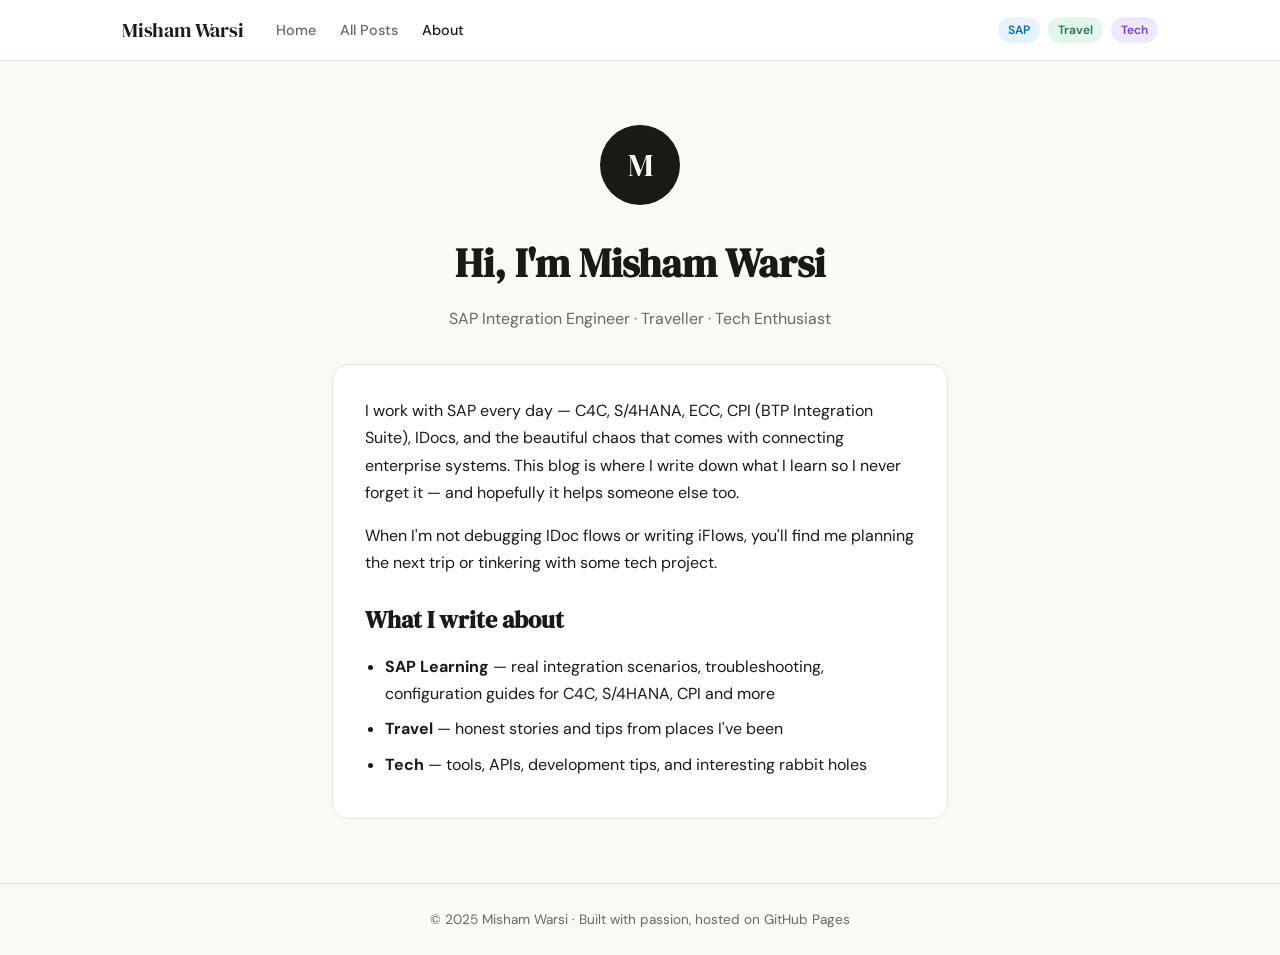
<file: about.html>
<!DOCTYPE html>
<html lang="en">
<head>
<meta charset="UTF-8">
<meta name="viewport" content="width=device-width, initial-scale=1.0">
<title>About — Misham Warsi</title>
<link rel="stylesheet" href="style.css">
<link href="https://fonts.googleapis.com/css2?family=DM+Serif+Display:ital@0;1&family=DM+Sans:wght@300;400;500;600&display=swap" rel="stylesheet">
</head>
<body>

<header class="site-header">
  <nav class="nav-container">
    <a href="index.html" class="logo">Misham Warsi</a>
    <div class="nav-links">
      <a href="index.html">Home</a>
      <a href="blog.html">All Posts</a>
      <a href="about.html" class="active">About</a>
    </div>
    <div class="nav-tags">
      <a href="blog.html?cat=sap" class="tag tag-sap">SAP</a>
      <a href="blog.html?cat=travel" class="tag tag-travel">Travel</a>
      <a href="blog.html?cat=tech" class="tag tag-tech">Tech</a>
    </div>
  </nav>
</header>

<main class="about-main">
  <div class="about-container">
    <div class="about-avatar">M</div>
    <h1>Hi, I'm Misham Warsi</h1>
    <p class="about-tagline">SAP Integration Engineer · Traveller · Tech Enthusiast</p>
    <div class="about-body">
      <p>I work with SAP every day — C4C, S/4HANA, ECC, CPI (BTP Integration Suite), IDocs, and the beautiful chaos that comes with connecting enterprise systems. This blog is where I write down what I learn so I never forget it — and hopefully it helps someone else too.</p>
      <p>When I'm not debugging IDoc flows or writing iFlows, you'll find me planning the next trip or tinkering with some tech project.</p>
      <h2>What I write about</h2>
      <ul>
        <li><strong>SAP Learning</strong> — real integration scenarios, troubleshooting, configuration guides for C4C, S/4HANA, CPI and more</li>
        <li><strong>Travel</strong> — honest stories and tips from places I've been</li>
        <li><strong>Tech</strong> — tools, APIs, development tips, and interesting rabbit holes</li>
      </ul>
    </div>
  </div>
</main>

<footer class="site-footer">
  <p>© 2025 Misham Warsi · Built with passion, hosted on GitHub Pages</p>
</footer>
</body>
</html>
</file>
<file: style.css>
/* ===========================
   MISHAM'S BLOG — style.css
   =========================== */

*, *::before, *::after { box-sizing: border-box; margin: 0; padding: 0; }

:root {
  --clr-bg: #faf9f6;
  --clr-surface: #ffffff;
  --clr-text: #1a1916;
  --clr-muted: #6b6860;
  --clr-border: #e8e5df;
  --clr-sap: #0070b1;
  --clr-sap-bg: #e6f3fb;
  --clr-travel: #1a7a4a;
  --clr-travel-bg: #e4f5ec;
  --clr-tech: #7c3aed;
  --clr-tech-bg: #ede9fe;
  --clr-accent: #c9461e;
  --font-display: 'DM Serif Display', Georgia, serif;
  --font-body: 'DM Sans', system-ui, sans-serif;
}

html { scroll-behavior: smooth; }

body {
  font-family: var(--font-body);
  background: var(--clr-bg);
  color: var(--clr-text);
  font-size: 16px;
  line-height: 1.7;
  min-height: 100vh;
  display: flex;
  flex-direction: column;
}

/* ===== HEADER / NAV ===== */
.site-header {
  background: var(--clr-surface);
  border-bottom: 1px solid var(--clr-border);
  position: sticky;
  top: 0;
  z-index: 100;
}

.nav-container {
  max-width: 1100px;
  margin: 0 auto;
  padding: 0 2rem;
  height: 60px;
  display: flex;
  align-items: center;
  gap: 2rem;
}

.logo {
  font-family: var(--font-display);
  font-size: 1.25rem;
  color: var(--clr-text);
  text-decoration: none;
  flex-shrink: 0;
  letter-spacing: -0.01em;
}
.logo span { color: var(--clr-accent); }

.nav-links {
  display: flex;
  gap: 1.5rem;
}

.nav-links a {
  text-decoration: none;
  color: var(--clr-muted);
  font-size: 0.9rem;
  font-weight: 500;
  transition: color 0.2s;
}
.nav-links a:hover, .nav-links a.active { color: var(--clr-text); }

.nav-tags {
  display: flex;
  gap: 0.5rem;
  margin-left: auto;
}

.tag {
  font-size: 0.75rem;
  font-weight: 600;
  padding: 3px 10px;
  border-radius: 20px;
  text-decoration: none;
  transition: opacity 0.2s;
}
.tag:hover { opacity: 0.8; }
.tag-sap { background: var(--clr-sap-bg); color: var(--clr-sap); }
.tag-travel { background: var(--clr-travel-bg); color: var(--clr-travel); }
.tag-tech { background: var(--clr-tech-bg); color: var(--clr-tech); }

/* ===== HERO ===== */
.hero {
  max-width: 1100px;
  margin: 0 auto;
  padding: 5rem 2rem 3rem;
}

.hero-label {
  font-size: 0.85rem;
  font-weight: 500;
  letter-spacing: 0.08em;
  text-transform: uppercase;
  color: var(--clr-muted);
  margin-bottom: 1rem;
}

.hero-title {
  font-family: var(--font-display);
  font-size: clamp(2.5rem, 6vw, 4.5rem);
  line-height: 1.1;
  margin-bottom: 1.25rem;
  color: var(--clr-text);
}

.hero-title em {
  font-style: italic;
  color: var(--clr-accent);
}

.hero-sub {
  max-width: 560px;
  color: var(--clr-muted);
  font-size: 1.05rem;
}

/* ===== POSTS SECTION ===== */
.posts-section {
  max-width: 1100px;
  margin: 0 auto;
  padding: 1rem 2rem 4rem;
}

.section-header {
  display: flex;
  align-items: baseline;
  justify-content: space-between;
  margin-bottom: 1.5rem;
}

.section-header h2 {
  font-family: var(--font-display);
  font-size: 1.6rem;
}

.see-all {
  color: var(--clr-accent);
  text-decoration: none;
  font-size: 0.9rem;
  font-weight: 500;
}

.posts-grid {
  display: grid;
  grid-template-columns: repeat(auto-fill, minmax(320px, 1fr));
  gap: 1.5rem;
}

.post-card {
  background: var(--clr-surface);
  border: 1px solid var(--clr-border);
  border-radius: 12px;
  padding: 1.5rem;
  text-decoration: none;
  color: inherit;
  transition: transform 0.2s, box-shadow 0.2s;
  display: block;
}

.post-card:hover {
  transform: translateY(-3px);
  box-shadow: 0 8px 24px rgba(0,0,0,0.07);
}

.post-card-meta {
  display: flex;
  align-items: center;
  gap: 0.75rem;
  margin-bottom: 0.75rem;
}

.post-card-date {
  font-size: 0.78rem;
  color: var(--clr-muted);
}

.post-card h3 {
  font-family: var(--font-display);
  font-size: 1.2rem;
  line-height: 1.3;
  margin-bottom: 0.5rem;
}

.post-card p {
  font-size: 0.9rem;
  color: var(--clr-muted);
  line-height: 1.5;
  display: -webkit-box;
  -webkit-line-clamp: 2;
  -webkit-box-orient: vertical;
  overflow: hidden;
}

/* ===== CATEGORIES STRIP ===== */
.categories-strip {
  max-width: 1100px;
  margin: 0 auto 4rem;
  padding: 0 2rem;
  display: grid;
  grid-template-columns: repeat(3, 1fr);
  gap: 1rem;
}

.cat-card {
  padding: 1.5rem;
  border-radius: 12px;
  text-decoration: none;
  color: inherit;
  transition: transform 0.2s;
  border: 1px solid transparent;
}
.cat-card:hover { transform: translateY(-2px); }
.cat-card .cat-icon { font-size: 1.8rem; display: block; margin-bottom: 0.5rem; }
.cat-card h3 { font-size: 1rem; font-weight: 600; margin-bottom: 0.25rem; }
.cat-card p { font-size: 0.85rem; opacity: 0.75; }

.cat-sap { background: var(--clr-sap-bg); color: var(--clr-sap); border-color: #cce5f5; }
.cat-travel { background: var(--clr-travel-bg); color: var(--clr-travel); border-color: #b8e6cc; }
.cat-tech { background: var(--clr-tech-bg); color: var(--clr-tech); border-color: #d4c8f8; }

/* ===== BLOG LIST PAGE ===== */
.blog-main {
  max-width: 800px;
  margin: 0 auto;
  padding: 3rem 2rem 4rem;
  flex: 1;
}

.blog-header {
  margin-bottom: 2rem;
}

.blog-header h1 {
  font-family: var(--font-display);
  font-size: 2.5rem;
  margin-bottom: 1rem;
}

.filter-bar {
  display: flex;
  gap: 0.5rem;
}

.filter-btn {
  padding: 6px 16px;
  border-radius: 20px;
  border: 1px solid var(--clr-border);
  background: transparent;
  cursor: pointer;
  font-size: 0.85rem;
  font-family: var(--font-body);
  font-weight: 500;
  color: var(--clr-muted);
  transition: all 0.2s;
}
.filter-btn.active, .filter-btn:hover {
  background: var(--clr-text);
  color: white;
  border-color: var(--clr-text);
}

.posts-list {
  display: flex;
  flex-direction: column;
  gap: 0;
}

.post-list-item {
  display: flex;
  gap: 1.5rem;
  padding: 1.5rem 0;
  border-bottom: 1px solid var(--clr-border);
  text-decoration: none;
  color: inherit;
  transition: background 0.2s;
}

.post-list-item:first-child { border-top: 1px solid var(--clr-border); }

.post-list-item:hover { background: var(--clr-surface); padding-left: 1rem; }

.post-list-date {
  flex-shrink: 0;
  width: 90px;
  font-size: 0.8rem;
  color: var(--clr-muted);
  padding-top: 4px;
}

.post-list-body h3 {
  font-family: var(--font-display);
  font-size: 1.15rem;
  margin-bottom: 0.25rem;
}

.post-list-body p {
  font-size: 0.875rem;
  color: var(--clr-muted);
  display: -webkit-box;
  -webkit-line-clamp: 2;
  -webkit-box-orient: vertical;
  overflow: hidden;
}

/* ===== POST PAGE ===== */
.post-main {
  max-width: 720px;
  margin: 0 auto;
  padding: 3rem 2rem 5rem;
  flex: 1;
}

.post-hero-tag {
  margin-bottom: 1rem;
}

.post-title {
  font-family: var(--font-display);
  font-size: clamp(2rem, 5vw, 3rem);
  line-height: 1.15;
  margin-bottom: 1rem;
}

.post-meta {
  display: flex;
  gap: 1rem;
  align-items: center;
  color: var(--clr-muted);
  font-size: 0.875rem;
  margin-bottom: 2.5rem;
  padding-bottom: 2rem;
  border-bottom: 1px solid var(--clr-border);
}

.post-content {
  font-size: 1.05rem;
  line-height: 1.8;
}

.post-content h2 {
  font-family: var(--font-display);
  font-size: 1.7rem;
  margin: 2rem 0 0.75rem;
}

.post-content h3 {
  font-size: 1.15rem;
  font-weight: 600;
  margin: 1.5rem 0 0.5rem;
}

.post-content p { margin-bottom: 1.25rem; }

.post-content code {
  background: #f0ede6;
  padding: 2px 6px;
  border-radius: 4px;
  font-size: 0.875em;
  font-family: 'Courier New', monospace;
}

.post-content pre {
  background: #1a1916;
  color: #e8e5df;
  padding: 1.25rem;
  border-radius: 8px;
  overflow-x: auto;
  margin: 1.5rem 0;
  font-size: 0.875rem;
  line-height: 1.6;
}

.post-content pre code {
  background: transparent;
  padding: 0;
  color: inherit;
}

.post-content ul, .post-content ol {
  padding-left: 1.5rem;
  margin-bottom: 1.25rem;
}

.post-content li { margin-bottom: 0.4rem; }

.post-content blockquote {
  border-left: 3px solid var(--clr-accent);
  padding-left: 1.25rem;
  color: var(--clr-muted);
  margin: 1.5rem 0;
  font-style: italic;
}

/* ===== ABOUT PAGE ===== */
.about-main {
  max-width: 680px;
  margin: 0 auto;
  padding: 4rem 2rem;
  flex: 1;
}

.about-container { text-align: center; }

.about-avatar {
  width: 80px;
  height: 80px;
  background: var(--clr-text);
  color: var(--clr-bg);
  border-radius: 50%;
  display: flex;
  align-items: center;
  justify-content: center;
  font-family: var(--font-display);
  font-size: 2rem;
  margin: 0 auto 1.5rem;
}

.about-main h1 {
  font-family: var(--font-display);
  font-size: 2.5rem;
  margin-bottom: 0.5rem;
}

.about-tagline {
  color: var(--clr-muted);
  margin-bottom: 2rem;
}

.about-body {
  text-align: left;
  background: var(--clr-surface);
  border: 1px solid var(--clr-border);
  border-radius: 16px;
  padding: 2rem;
}

.about-body p { margin-bottom: 1rem; }

.about-body h2 {
  font-family: var(--font-display);
  font-size: 1.5rem;
  margin: 1.5rem 0 0.75rem;
}

.about-body ul {
  padding-left: 1.25rem;
}

.about-body li { margin-bottom: 0.5rem; }

/* ===== LOADING ===== */
.loading-state {
  color: var(--clr-muted);
  padding: 2rem 0;
  font-size: 0.9rem;
}

/* ===== FOOTER ===== */
.site-footer {
  border-top: 1px solid var(--clr-border);
  padding: 1.5rem 2rem;
  text-align: center;
  color: var(--clr-muted);
  font-size: 0.85rem;
  margin-top: auto;
}

/* ===== ADMIN ===== */
.admin-body {
  font-family: var(--font-body);
  background: #0f0e0d;
  color: #e8e5df;
  min-height: 100vh;
  padding: 0;
}

.admin-login {
  max-width: 420px;
  margin: 10vh auto;
  background: #1a1916;
  border: 1px solid #333;
  border-radius: 16px;
  padding: 2.5rem;
}

.admin-login h1 {
  font-family: var(--font-display);
  font-size: 1.8rem;
  margin-bottom: 0.5rem;
}

.admin-login p {
  color: #888;
  font-size: 0.875rem;
  margin-bottom: 2rem;
}

.admin-header {
  background: #1a1916;
  border-bottom: 1px solid #333;
  padding: 1rem 2rem;
  display: flex;
  align-items: center;
  justify-content: space-between;
}

.admin-header .logo {
  font-family: var(--font-display);
  font-size: 1.4rem;
  color: #e8e5df;
  text-decoration: none;
}

.admin-header .logo span { color: var(--clr-accent); }

.admin-container {
  max-width: 900px;
  margin: 0 auto;
  padding: 2rem;
}

.admin-tabs {
  display: flex;
  gap: 0.5rem;
  margin-bottom: 2rem;
  border-bottom: 1px solid #333;
  padding-bottom: 0;
}

.admin-tab {
  padding: 8px 20px;
  border: none;
  background: transparent;
  color: #888;
  font-family: var(--font-body);
  font-size: 0.9rem;
  cursor: pointer;
  border-bottom: 2px solid transparent;
  margin-bottom: -1px;
  transition: all 0.2s;
}

.admin-tab.active {
  color: #e8e5df;
  border-bottom-color: var(--clr-accent);
}

.admin-panel { display: none; }
.admin-panel.active { display: block; }

.form-group {
  margin-bottom: 1.25rem;
}

.form-group label {
  display: block;
  font-size: 0.8rem;
  font-weight: 600;
  text-transform: uppercase;
  letter-spacing: 0.05em;
  color: #888;
  margin-bottom: 0.4rem;
}

.form-group input,
.form-group select,
.form-group textarea {
  width: 100%;
  background: #1a1916;
  border: 1px solid #333;
  color: #e8e5df;
  padding: 10px 14px;
  border-radius: 8px;
  font-family: var(--font-body);
  font-size: 0.95rem;
  transition: border 0.2s;
}

.form-group input:focus,
.form-group select:focus,
.form-group textarea:focus {
  outline: none;
  border-color: var(--clr-accent);
}

.form-group textarea {
  min-height: 300px;
  resize: vertical;
  font-size: 0.875rem;
  line-height: 1.6;
  font-family: 'Courier New', monospace;
}

.btn-primary {
  background: var(--clr-accent);
  color: white;
  border: none;
  padding: 10px 24px;
  border-radius: 8px;
  font-family: var(--font-body);
  font-size: 0.9rem;
  font-weight: 600;
  cursor: pointer;
  transition: opacity 0.2s;
}

.btn-primary:hover { opacity: 0.85; }
.btn-primary:disabled { opacity: 0.4; cursor: not-allowed; }

.btn-danger {
  background: transparent;
  color: #e24b4b;
  border: 1px solid #e24b4b;
  padding: 6px 14px;
  border-radius: 6px;
  font-size: 0.8rem;
  cursor: pointer;
  transition: all 0.2s;
}
.btn-danger:hover { background: #e24b4b; color: white; }

.admin-post-list { display: flex; flex-direction: column; gap: 0.75rem; }

.admin-post-row {
  background: #1a1916;
  border: 1px solid #333;
  border-radius: 10px;
  padding: 1rem 1.25rem;
  display: flex;
  align-items: center;
  justify-content: space-between;
  gap: 1rem;
}

.admin-post-row h4 { font-size: 0.95rem; margin-bottom: 0.2rem; }
.admin-post-row p { font-size: 0.8rem; color: #888; }

.admin-post-actions { display: flex; gap: 0.5rem; flex-shrink: 0; }

.btn-edit {
  background: transparent;
  color: #7fb3d8;
  border: 1px solid #7fb3d8;
  padding: 6px 14px;
  border-radius: 6px;
  font-size: 0.8rem;
  cursor: pointer;
  transition: all 0.2s;
}
.btn-edit:hover { background: #7fb3d8; color: #0f0e0d; }

.status-msg {
  padding: 10px 16px;
  border-radius: 8px;
  font-size: 0.875rem;
  margin-bottom: 1rem;
  display: none;
}
.status-msg.success { background: #1a3a2a; color: #5cdb95; display: block; }
.status-msg.error { background: #3a1a1a; color: #e24b4b; display: block; }

/* ===== RESPONSIVE ===== */
@media (max-width: 768px) {
  .nav-tags { display: none; }
  .categories-strip { grid-template-columns: 1fr; }
  .posts-grid { grid-template-columns: 1fr; }
  .hero { padding: 3rem 1.5rem 2rem; }
  .admin-container { padding: 1rem; }
  .post-list-date { display: none; }
}
</file>
